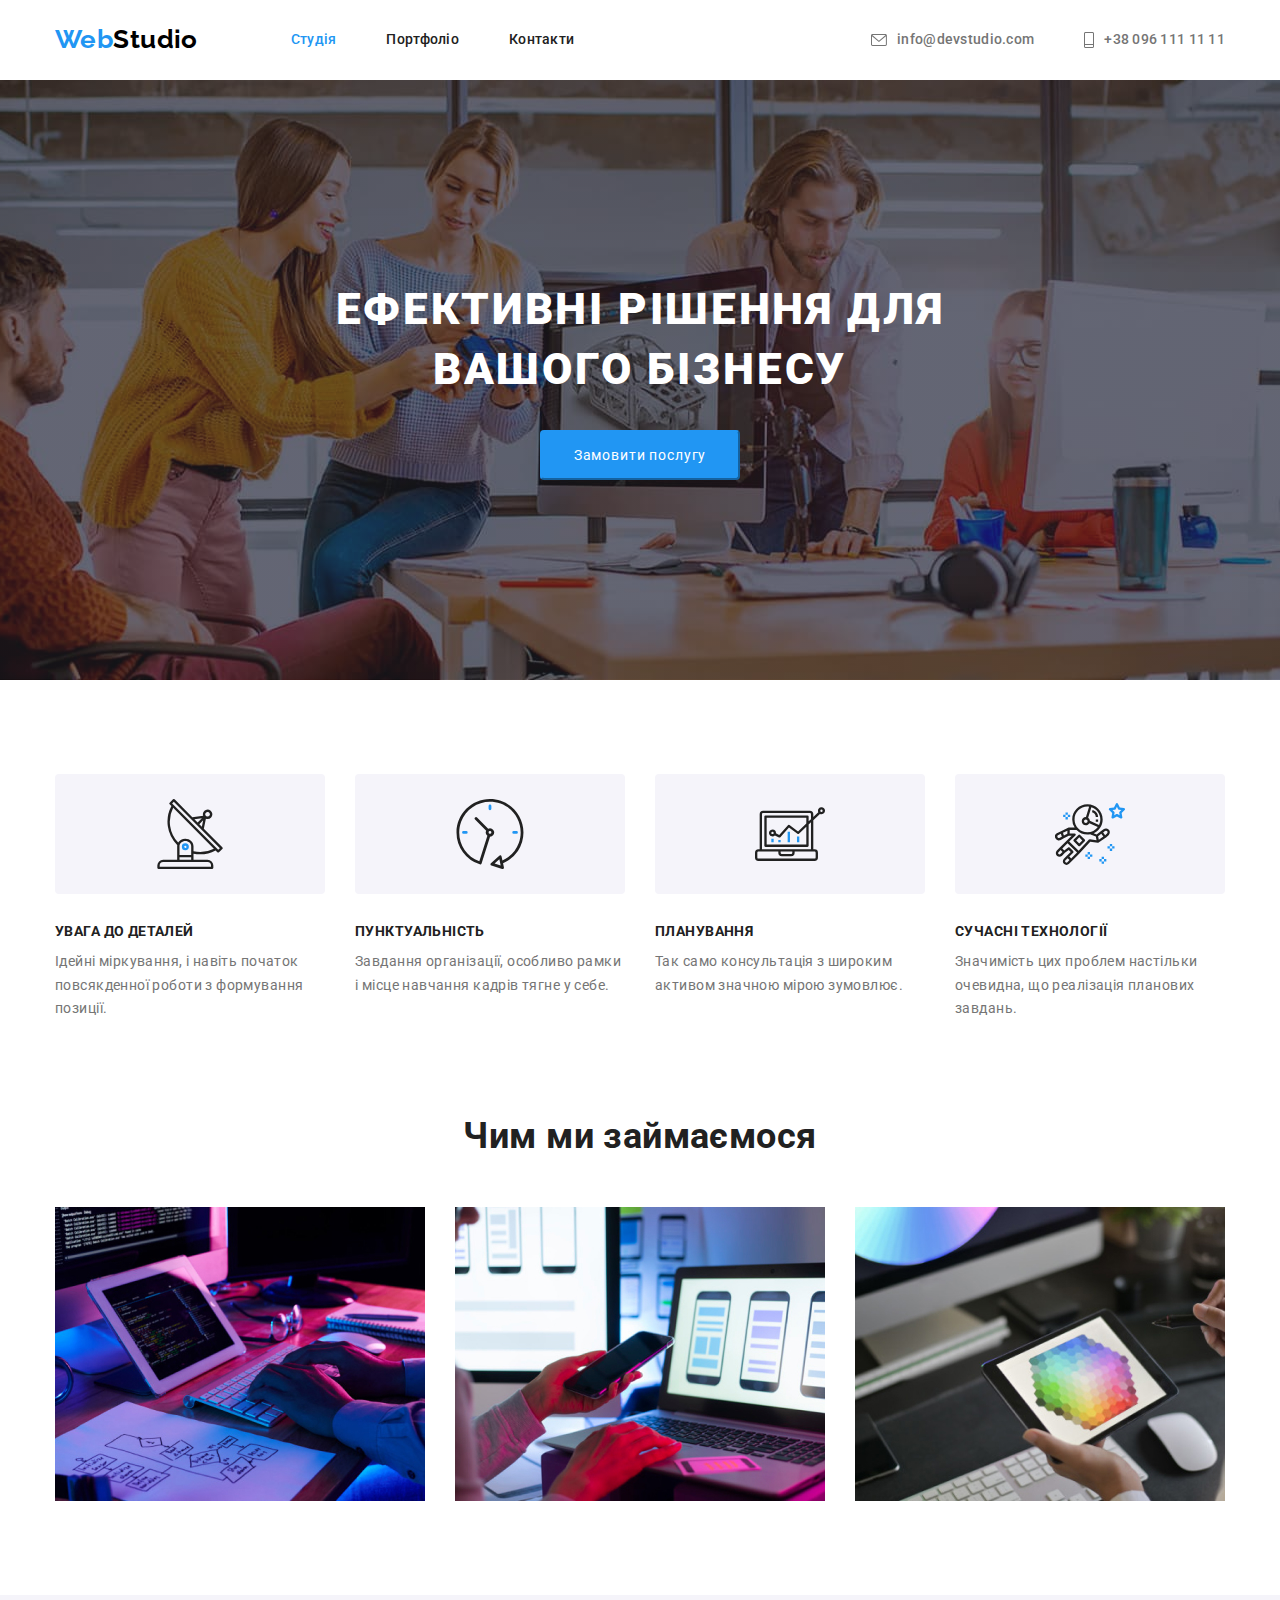
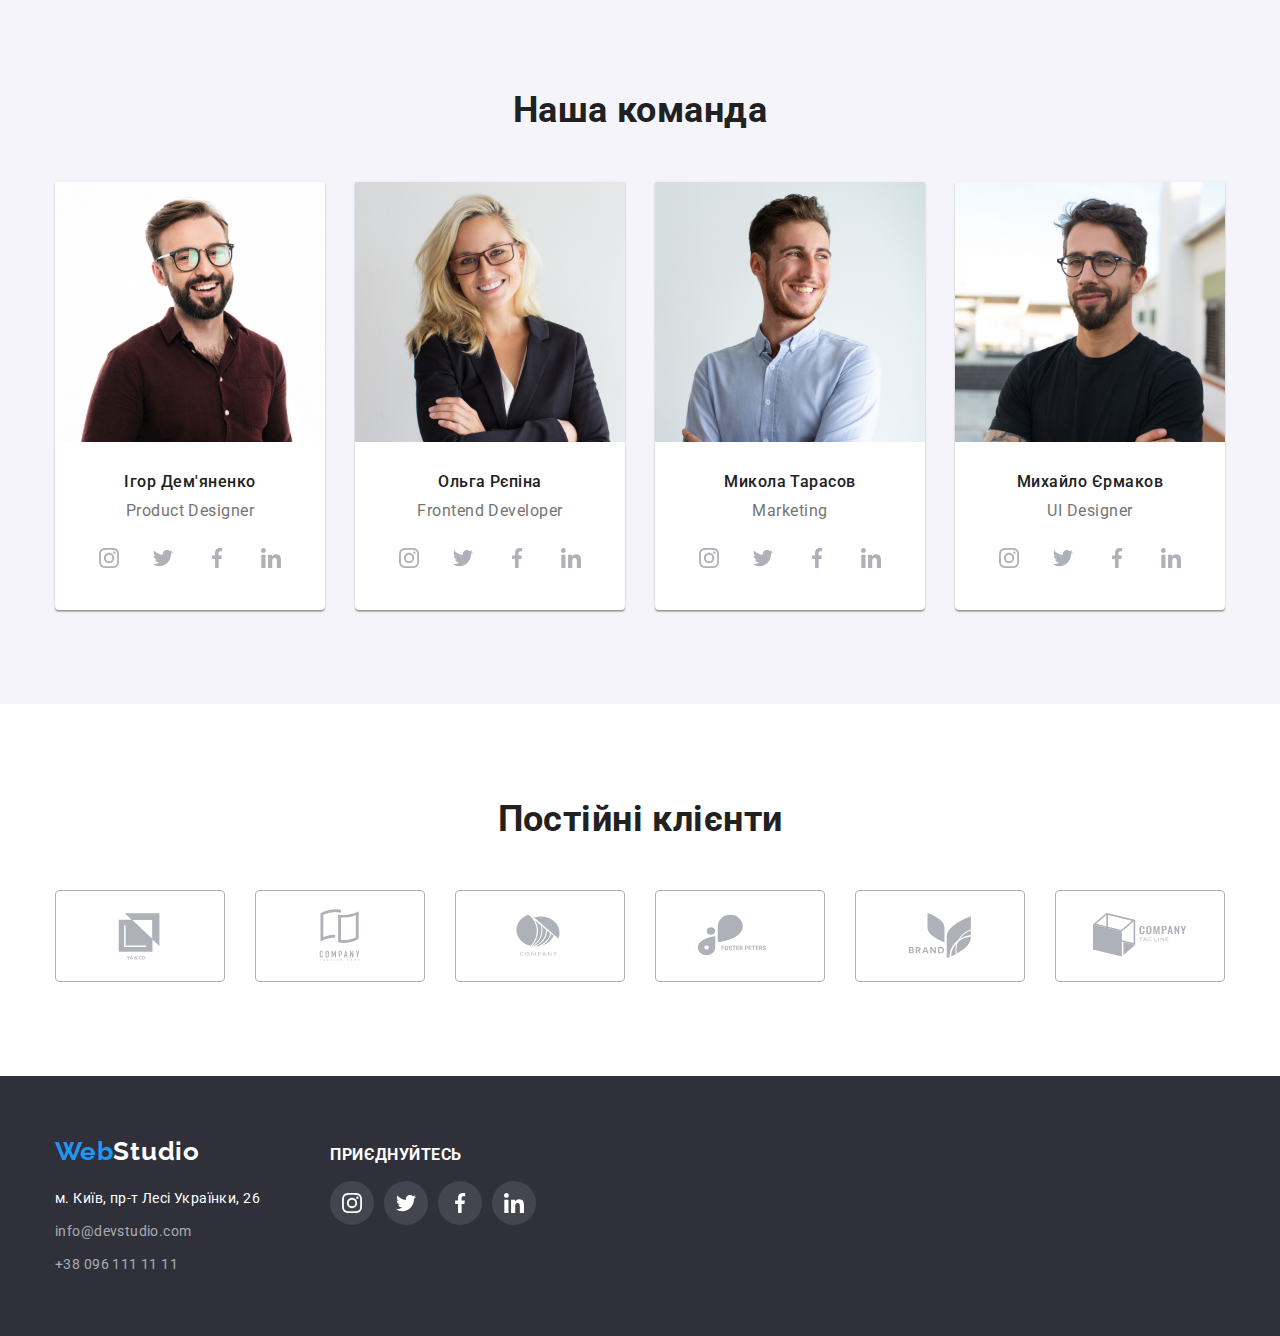
<file: index.html>
<!DOCTYPE html>
<html lang="uk">
  <head>
    <meta charset="UTF-8" />
    <meta http-equiv="X-UA-Compatible" content="IE=edge" />
    <meta name="viewport" content="width=device-width, initial-scale=1.0" />
    <title>WebStudio</title>
    <link rel="preconnect" href="https://fonts.googleapis.com" />
    <link rel="preconnect" href="https://fonts.gstatic.com" crossorigin />
    <link
      href="https://fonts.googleapis.com/css2?family=Raleway:wght@700&family=Roboto:wght@400;500;700;900&display=swap"
      rel="stylesheet"
    />
    <!--normalize-->
    <link
      rel="stylesheet"
      href="https://cdnjs.cloudflare.com/ajax/libs/modern-normalize/1.0.0/modern-normalize.min.css"
    />
    <!--styles-->
    <link rel="stylesheet" href="./styles/styles.css" />
  </head>
  <body>
    <!--шапка сайта-->
    <header>
      <div class="container nav">
        <nav class="main-nav">
          <a href="./index.html" class="logo">
            <span class="web">Web</span><span class="studio">Studio</span></a
          >
          <ul class="navigation">
            <li class="item"><a href="./index.html" class="nav-item current">Студія</a></li>
            <li class="item"><a href="./portfolio.html" class="nav-item">Портфоліо</a></li>
            <li class="item"><a href="" class="nav-item">Контакти</a></li>
          </ul>
        </nav>
        <ul class="contacts">
          <li class="item">
            <a href="mailto:info@devstudio.com" class="contacts-item"
              ><svg class="contacts-item-icon" width="16" height="12">
                <use href="./images/sprite.svg#mail"></use>
              </svg>
              info@devstudio.com</a
            >
          </li>
          <li class="item">
            <a href="tel:+380961111111" class="contacts-item"
              ><svg class="contacts-item-icon" width="10" height="16">
                <use href="./images/sprite.svg#tel"></use>
              </svg>
              +38 096 111 11 11</a
            >
          </li>
        </ul>
      </div>
    </header>
    <main>
      <!--Шапка-->
      <section class="section hero">
        <div class="container">
          <h1 class="hero-title">Ефективні рішення для вашого бізнесу</h1>
          <button type="button" class="hero-button">Замовити послугу</button>
        </div>
      </section>
      <!--Переваги-->
      <section class="section about-working">
        <div class="container">
          <h2 class="visually-hidden">Переваги</h2>
          <ul class="feature-list">
            <li>
              <div class="feature-icons">
                <svg width="70" height="70">
                  <use href="./images/sprite.svg#antenna"></use>
                </svg>
              </div>
              <h3 class="title">УВАГА ДО ДЕТАЛЕЙ</h3>
              <p class="description">
                Ідейні міркування, і навіть початок повсякденної роботи з формування позиції.
              </p>
            </li>
            <li>
              <div class="feature-icons">
                <svg width="70" height="70">
                  <use href="./images/sprite.svg#clock"></use>
                </svg>
              </div>
              <h3 class="title">ПУНКТУАЛЬНІСТЬ</h3>
              <p class="description">
                Завдання організації, особливо рамки і місце навчання кадрів тягне у себе.
              </p>
            </li>
            <li>
              <div class="feature-icons">
                <svg width="70" height="70">
                  <use href="./images/sprite.svg#diagram"></use>
                </svg>
              </div>
              <h3 class="title">ПЛАНУВАННЯ</h3>
              <p class="description">
                Так само консультація з широким активом значною мірою зумовлює.
              </p>
            </li>
            <li>
              <div class="feature-icons">
                <svg width="70" height="70">
                  <use href="./images/sprite.svg#astronaut"></use>
                </svg>
              </div>
              <h3 class="title">СУЧАСНІ ТЕХНОЛОГІЇ</h3>
              <p class="description">
                Значимість цих проблем настільки очевидна, що реалізація планових завдань.
              </p>
            </li>
          </ul>
        </div>
      </section>

      <!--Чим ми займаємося-->
      <section class="section">
        <div class="container">
          <h2 class="h2-title">Чим ми займаємося</h2>
          <ul class="subject-list">
            <li class="subject-list-item">
              <img src="./images/box-1.jpg" alt="розробка" width="370" />
            </li>
            <li class="subject-list-item">
              <img src="./images/box-2.jpg" alt="адаптація" width="370" />
            </li>
            <li class="subject-list-item">
              <img src="./images/box-3.jpg" alt="дизайн" width="370" />
            </li>
          </ul>
        </div>
      </section>
      <!--Команда-->
      <section class="section team">
        <div class="container">
          <h2 class="h2-title">Наша команда</h2>
          <ul class="team-list">
            <li class="team-item">
              <img
                src="./images/photo-1.jpg"
                alt="Ігор Дем'яненко"
                width="270"
                class="team-photo"
              />
              <h3 class="team-item-name">Ігор Дем'яненко</h3>
              <p class="team-item-position">Product Designer</p>
              <ul class="socials list">
                <li class="socials-items">
                  <a
                    class="socials-items-link"
                    href="https://www.instagram.com/"
                    target="_blank"
                    rel="noopener noreferrer"
                    aria-label="Instagram"
                    ><svg class="socials-icon" width="20" height="20">
                      <use href="./images/sprite.svg#instagram"></use></svg
                  ></a>
                </li>
                <li class="socials-items">
                  <a
                    class="socials-items-link"
                    href="https://twitter.com/"
                    target="_blank"
                    rel="noopener noreferrer"
                    aria-label="Twitter"
                    ><svg class="socials-icon" width="20" height="20">
                      <use href="./images/sprite.svg#twitter"></use></svg
                  ></a>
                </li>
                <li class="socials-items">
                  <a
                    class="socials-items-link"
                    href="https://www.facebook.com/"
                    target="_blank"
                    rel="noopener noreferrer"
                    aria-label="Facebook"
                    ><svg class="socials-icon" width="20" height="20">
                      <use href="./images/sprite.svg#facebook"></use></svg
                  ></a>
                </li>
                <li class="socials-items">
                  <a
                    class="socials-items-link"
                    href="https://ua.linkedin.com/"
                    target="_blank"
                    rel="noopener noreferrer"
                    aria-label="Linkedin"
                    ><svg class="socials-icon" width="20" height="20">
                      <use href="./images/sprite.svg#linkedin"></use></svg
                  ></a>
                </li>
              </ul>
            </li>
            <li class="team-item">
              <img src="./images/photo-2.jpg" alt="Ольга Рєпіна" width="270" class="team-photo" />
              <h3 class="team-item-name">Ольга Рєпіна</h3>
              <p class="team-item-position">Frontend Developer</p>
              <ul class="socials list">
                <li class="socials-items">
                  <a
                    class="socials-items-link"
                    href="https://www.instagram.com/"
                    target="_blank"
                    rel="noopener noreferrer"
                    aria-label="Instagram"
                    ><svg class="socials-icon" width="20" height="20">
                      <use href="./images/sprite.svg#instagram"></use></svg
                  ></a>
                </li>
                <li class="socials-items">
                  <a
                    class="socials-items-link"
                    href="https://twitter.com/"
                    target="_blank"
                    rel="noopener noreferrer"
                    aria-label="Twitter"
                    ><svg class="socials-icon" width="20" height="20">
                      <use href="./images/sprite.svg#twitter"></use></svg
                  ></a>
                </li>
                <li class="socials-items">
                  <a
                    class="socials-items-link"
                    href="https://www.facebook.com/"
                    target="_blank"
                    rel="noopener noreferrer"
                    aria-label="Facebook"
                    ><svg class="socials-icon" width="20" height="20">
                      <use href="./images/sprite.svg#facebook"></use></svg
                  ></a>
                </li>
                <li class="socials-items">
                  <a
                    class="socials-items-link"
                    href="https://ua.linkedin.com/"
                    target="_blank"
                    rel="noopener noreferrer"
                    aria-label="Linkedin"
                    ><svg class="socials-icon" width="20" height="20">
                      <use href="./images/sprite.svg#linkedin"></use></svg
                  ></a>
                </li>
              </ul>
            </li>
            <li class="team-item">
              <img src="./images/photo-3.jpg" alt="Микола Тарасов" width="270" class="team-photo" />
              <h3 class="team-item-name">Микола Тарасов</h3>
              <p class="team-item-position">Marketing</p>
              <ul class="socials list">
                <li class="socials-items">
                  <a
                    class="socials-items-link"
                    href="https://www.instagram.com/"
                    target="_blank"
                    rel="noopener noreferrer"
                    aria-label="Instagram"
                    ><svg class="socials-icon" width="20" height="20">
                      <use href="./images/sprite.svg#instagram"></use></svg
                  ></a>
                </li>
                <li class="socials-items">
                  <a
                    class="socials-items-link"
                    href="https://twitter.com/"
                    target="_blank"
                    rel="noopener noreferrer"
                    aria-label="Twitter"
                    ><svg class="socials-icon" width="20" height="20">
                      <use href="./images/sprite.svg#twitter"></use></svg
                  ></a>
                </li>
                <li class="socials-items">
                  <a
                    class="socials-items-link"
                    href="https://www.facebook.com/"
                    target="_blank"
                    rel="noopener noreferrer"
                    aria-label="Facebook"
                    ><svg class="socials-icon" width="20" height="20">
                      <use href="./images/sprite.svg#facebook"></use></svg
                  ></a>
                </li>
                <li class="socials-items">
                  <a
                    class="socials-items-link"
                    href="https://ua.linkedin.com/"
                    target="_blank"
                    rel="noopener noreferrer"
                    aria-label="Linkedin"
                    ><svg class="socials-icon" width="20" height="20">
                      <use href="./images/sprite.svg#linkedin"></use></svg
                  ></a>
                </li>
              </ul>
            </li>
            <li class="team-item">
              <img
                src="./images/photo-4.jpg"
                alt="Михайло Єрмаков"
                width="270"
                class="team-photo"
              />
              <h3 class="team-item-name">Михайло Єрмаков</h3>
              <p class="team-item-position">UI Designer</p>
              <ul class="socials list">
                <li class="socials-items">
                  <a
                    class="socials-items-link"
                    href="https://www.instagram.com/"
                    target="_blank"
                    rel="noopener noreferrer"
                    aria-label="Instagram"
                    ><svg class="socials-icon" width="20" height="20">
                      <use href="./images/sprite.svg#instagram"></use></svg
                  ></a>
                </li>
                <li class="socials-items">
                  <a
                    class="socials-items-link"
                    href="https://twitter.com/"
                    target="_blank"
                    rel="noopener noreferrer"
                    aria-label="Twitter"
                    ><svg class="socials-icon" width="20" height="20">
                      <use href="./images/sprite.svg#twitter"></use></svg
                  ></a>
                </li>
                <li class="socials-items">
                  <a
                    class="socials-items-link"
                    href="https://www.facebook.com/"
                    target="_blank"
                    rel="noopener noreferrer"
                    aria-label="Facebook"
                    ><svg class="socials-icon" width="20" height="20">
                      <use href="./images/sprite.svg#facebook"></use></svg
                  ></a>
                </li>
                <li class="socials-items">
                  <a
                    class="socials-items-link"
                    href="https://ua.linkedin.com/"
                    target="_blank"
                    rel="noopener noreferrer"
                    aria-label="Linkedin"
                    ><svg class="socials-icon" width="20" height="20">
                      <use href="./images/sprite.svg#linkedin"></use></svg
                  ></a>
                </li>
              </ul>
            </li>
          </ul>
        </div>
      </section>
      <section class="section clients">
        <div class="container">
          <h2 class="h2-title">Постійні клієнти</h2>
          <ul class="clients-list">
            <li class="clients-list-item">
              <a class="clients-link" href="" target="_blank" rel="noopener noreferrer">
                <svg class="clients-logo" width="106" height="60">
                  <use href="./images/sprite.svg#logo-1"></use>
                </svg>
              </a>
            </li>
            <li class="clients-list-item">
              <a class="clients-link" href="" target="_blank" rel="noopener noreferrer">
                <svg class="clients-logo" width="106" height="60">
                  <use href="./images/sprite.svg#logo-2"></use>
                </svg>
              </a>
            </li>
            <li class="clients-list-item">
              <a class="clients-link" href="" target="_blank" rel="noopener noreferrer">
                <svg class="clients-logo" width="106" height="60">
                  <use href="./images/sprite.svg#logo-3"></use>
                </svg>
              </a>
            </li>
            <li class="clients-list-item">
              <a class="clients-link" href="" target="_blank" rel="noopener noreferrer">
                <svg class="clients-logo" width="106" height="60">
                  <use href="./images/sprite.svg#logo-4"></use>
                </svg>
              </a>
            </li>
            <li class="clients-list-item">
              <a class="clients-link" href="" target="_blank" rel="noopener noreferrer">
                <svg class="clients-logo" width="106" height="60">
                  <use href="./images/sprite.svg#logo-5"></use>
                </svg>
              </a>
            </li>
            <li class="clients-list-item">
              <a class="clients-link" href="" target="_blank" rel="noopener noreferrer">
                <svg class="clients-logo" width="106" height="60">
                  <use href="./images/sprite.svg#logo-6"></use>
                </svg>
              </a>
            </li>
          </ul>
        </div>
      </section>
    </main>
    <footer class="footer">
      <div class="container">
        <ul class="footer list">
          <li class="footer-address">
            <a href="./index.html" class="logo">
              <span class="web">Web</span><span class="footer-logo">Studio</span></a
            >
            <address>
              <ul class="address-list">
                <li><a href="" class="address">м. Київ, пр-т Лесі Українки, 26</a></li>
                <li><a href="mailto:info@devstudio.com" class="contact">info@devstudio.com</a></li>
                <li><a href="tel:+380961111111" class="contact">+38 096 111 11 11</a></li>
              </ul>
            </address>
          </li>
          <li class="footer-socials">
            <h3 class="footer-title">приєднуйтесь</h3>
            <ul class="socials list">
              <li class="socials-items">
                <a
                  class="socials-items-link"
                  href="https://www.instagram.com/"
                  target="_blank"
                  rel="noopener noreferrer"
                  aria-label="Instagram"
                  ><svg class="socials-icon" width="20" height="20">
                    <use href="./images/sprite.svg#instagram"></use></svg
                ></a>
              </li>
              <li class="socials-items">
                <a
                  class="socials-items-link"
                  href="https://twitter.com/"
                  target="_blank"
                  rel="noopener noreferrer"
                  aria-label="Twitter"
                  ><svg class="socials-icon" width="20" height="20">
                    <use href="./images/sprite.svg#twitter"></use></svg
                ></a>
              </li>
              <li class="socials-items">
                <a
                  class="socials-items-link"
                  href="https://www.facebook.com/"
                  target="_blank"
                  rel="noopener noreferrer"
                  aria-label="Facebook"
                  ><svg class="socials-icon" width="20" height="20">
                    <use href="./images/sprite.svg#facebook"></use></svg
                ></a>
              </li>
              <li class="socials-items">
                <a
                  class="socials-items-link"
                  href="https://ua.linkedin.com/"
                  target="_blank"
                  rel="noopener noreferrer"
                  aria-label="Linkedin"
                  ><svg class="socials-icon" width="20" height="20">
                    <use href="./images/sprite.svg#linkedin"></use></svg
                ></a>
              </li>
            </ul>
          </li>
        </ul>
      </div>
    </footer>
  </body>
</html>
</file>
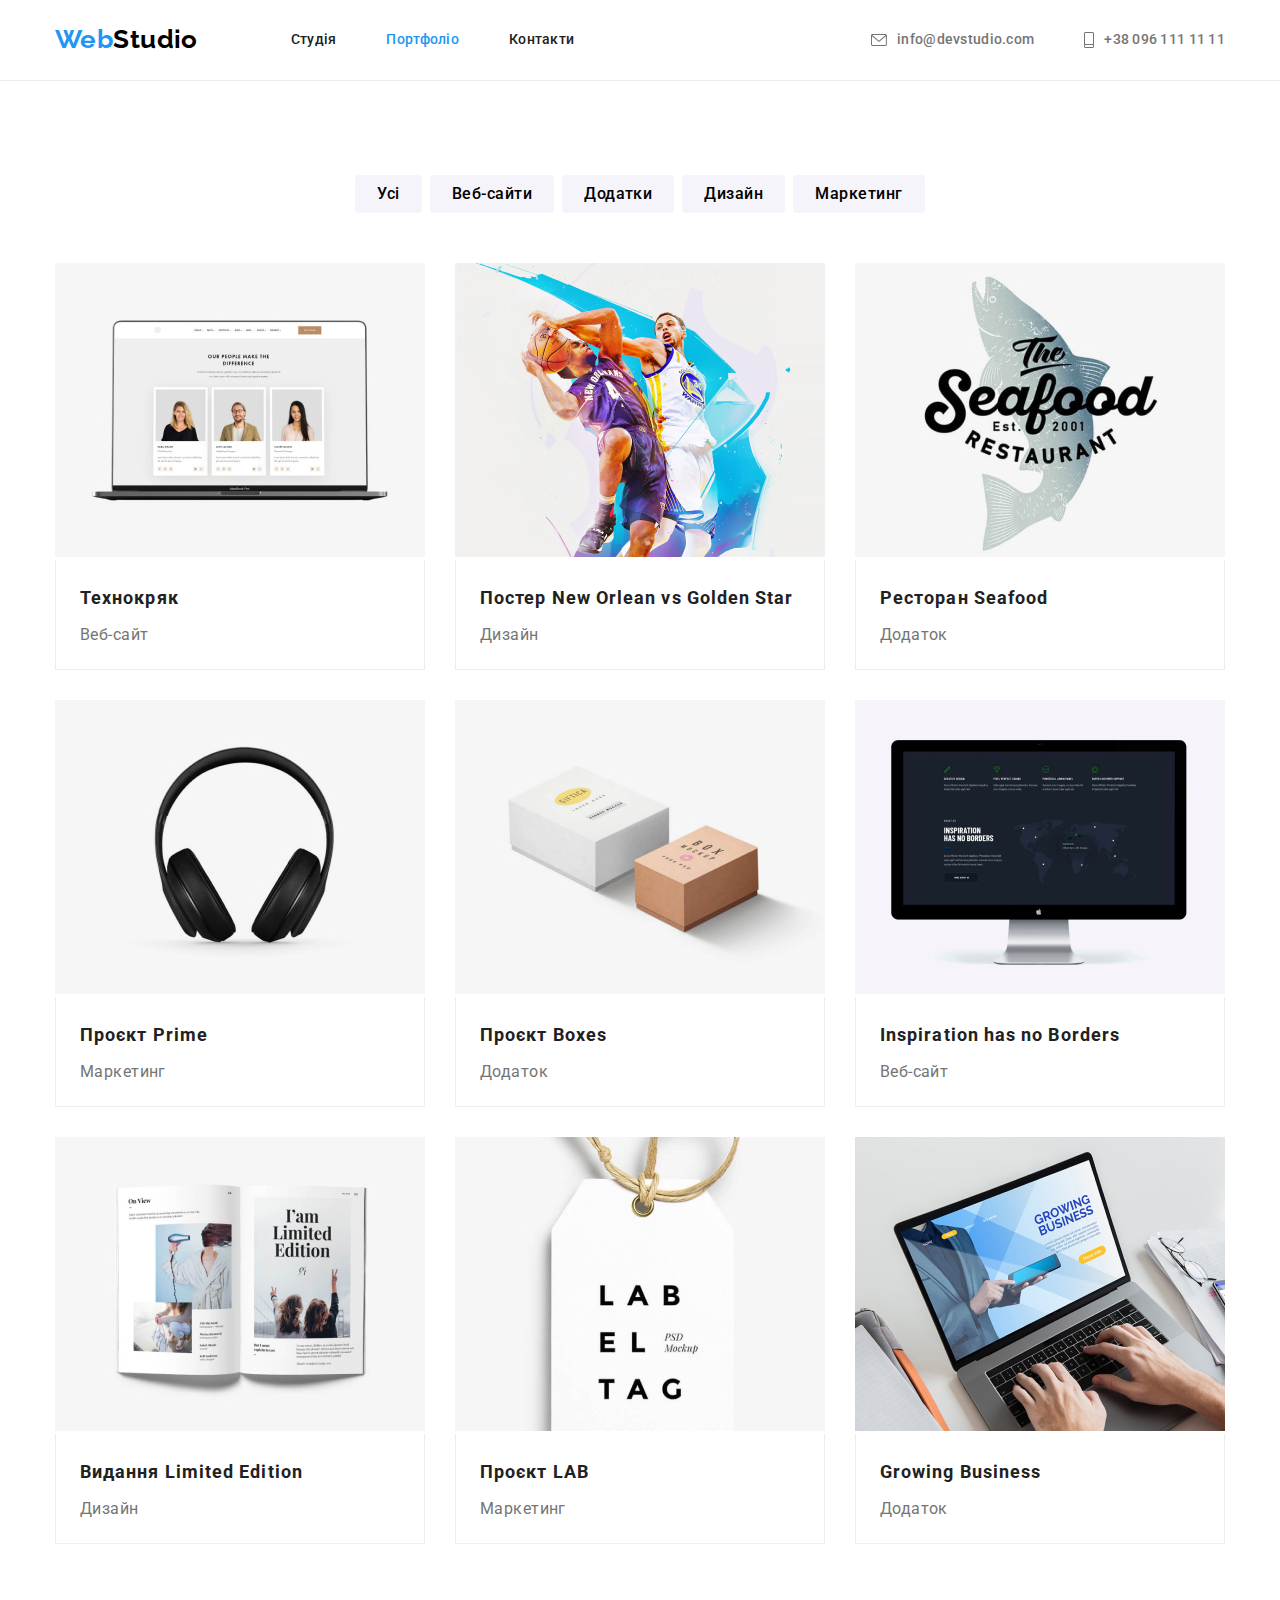
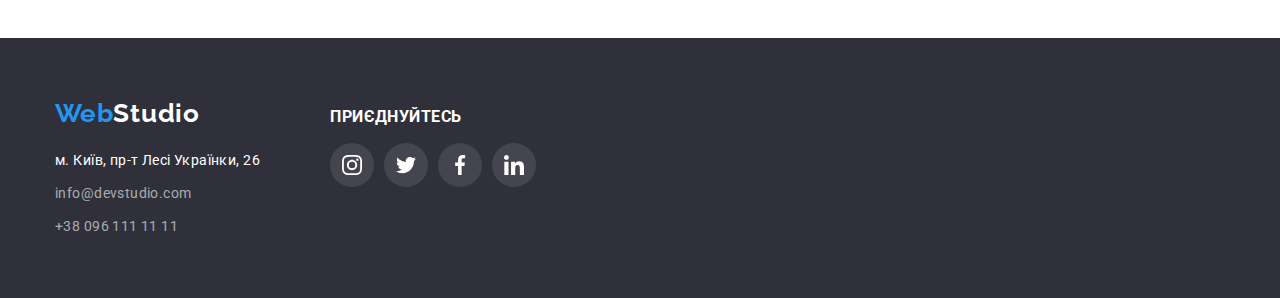
<file: portfolio.html>
<!DOCTYPE html>
<html lang="uk">
  <head>
    <meta charset="UTF-8" />
    <meta http-equiv="X-UA-Compatible" content="IE=edge" />
    <meta name="viewport" content="width=device-width, initial-scale=1.0" />
    <title>WebStudio</title>
    <link rel="preconnect" href="https://fonts.googleapis.com" />
    <link rel="preconnect" href="https://fonts.gstatic.com" crossorigin />
    <link
      href="https://fonts.googleapis.com/css2?family=Raleway:wght@700&family=Roboto:wght@400;500;700;900&display=swap"
      rel="stylesheet"
    />
    <!--normalize-->
    <link
      rel="stylesheet"
      href="https://cdnjs.cloudflare.com/ajax/libs/modern-normalize/1.0.0/modern-normalize.min.css"
    />
    <!--styles-->
    <link rel="stylesheet" href="./styles/styles.css" />
  </head>
  <body>
    <!--шапка сайта-->
    <body>
    <!--шапка сайта-->
     <header class="header">
      <div class="container nav">
        <nav class="main-nav">
          <a href="./index.html" class="logo">
            <span class="web">Web</span><span class="studio">Studio</span></a
          >
          <ul class="navigation">
            <li class="item"><a href="./index.html" class="nav-item ">Студія</a></li>
            <li class="item"><a href="./portfolio.html" class="nav-item current">Портфоліо</a></li>
            <li class="item"><a href="" class="nav-item">Контакти</a></li>
          </ul>
        </nav>
        <ul class="contacts">
          <li class="item">
            <a href="mailto:info@devstudio.com" class="contacts-item"
              ><svg class="contacts-item-icon" width="16" height="12">
                <use href="./images/sprite.svg#mail"></use>
              </svg>
              info@devstudio.com</a
            >
          </li>
          <li class="item">
            <a href="tel:+380961111111" class="contacts-item"
              ><svg class="contacts-item-icon" width="10" height="16">
                <use href="./images/sprite.svg#tel"></use>
              </svg>
              +38 096 111 11 11</a
            >
          </li>
        </ul>
      </div>
    </header>
    <main>
      <!--Фільтри-->
      <section class="section gallery">
        <div class="container">
        <h1 class="visually-hidden">Фільтр Портфоліо</h1>
        <ul class="button-list">
          <li><button type="button" class="filter-button current">Усі</button></li>
          <li><button type="button" class="filter-button">Веб-сайти</button></li>
          <li><button type="button" class="filter-button">Додатки</button></li>
          <li><button type="button" class="filter-button">Дизайн</button></li>
          <li><button type="button" class="filter-button">Маркетинг</button></li>
        </ul>

        <ul class="projects">
          <li class="projects-item">
            <a href="" class="projects-link"
              ><img src="./images/example-1.jpg" alt="Приклад Веб-сайту" width="370" />
              <div class="border">
              <h2 class="projects-item-name">Технокряк</h2>
              <p class="projects-item-type">Веб-сайт</p>
            </div>
            </a
            >
          </li>
          <li class="projects-item">
            <a href="" class="projects-link"
              ><img src="./images/example-2.jpg" alt="Дизайн постеру" width="370" />
              <div class="border">
              <h2 class="projects-item-name">Постер New Orlean vs Golden Star</h2>
              <p class="projects-item-type">Дизайн</p>
            </div>
            </a
            >
          </li>
          <li class="projects-item">
            <a href="" class="projects-link"
              ><img src="./images/example-3.jpg" alt="Приклад додатка меню ресторану" width="370" />
              <div class="border">
              <h2 class="projects-item-name">Ресторан Seafood</h2>
              <p class="projects-item-type">Додаток</p>
            </div>
            </a
            >
          </li>
          <li class="projects-item">
            <a href="" class="projects-link"
              ><img src="./images/example-4.jpg" alt="Приклад маркетингового сайту" width="370" />
              <div class="border">
              <h2 class="projects-item-name">Проєкт Prime</h2>
              <p class="projects-item-type">Маркетинг</p>
            </div>
            </a
            >
          </li>
          <li class="projects-item">
            <a href="" class="projects-link"
              ><img src="./images/example-5.jpg" alt="Додаток бокси" width="370" />
              <div class="border">
              <h2 class="projects-item-name">Проєкт Boxes</h2>
              <p class="projects-item-type">Додаток</p>
            </div>
            </a
            >
          </li>
          <li class="projects-item">
            <a href="" class="projects-link"
              ><img src="./images/example-6.jpg" alt="Приклад Веб-сайту" width="370" />
              <div class="border">
              <h2 class="projects-item-name">Inspiration has no Borders</h2>
              <p class="projects-item-type">Веб-сайт</p>
            </div>
            </a
            >
          </li>
          <li class="projects-item">
            <a href="" class="projects-link"
              ><img src="./images/example-7.jpg" alt="Дизайн-проект" width="370" />
              <div class="border">
              <h2 class="projects-item-name">Видання Limited Edition</h2>
              <p class="projects-item-type">Дизайн</p>
            </div>
            </a
            >
          </li>
          <li class="projects-item">
            <a href="" class="projects-link"
              ><img src="./images/example-8.jpg" alt="Маркетинговий проект" width="370" />
              <div class="border">
              <h2 class="projects-item-name">Проєкт LAB</h2>
              <p class="projects-item-type">Маркетинг</p>
            </div>
            </a
            >
          </li>
          <li class="projects-item">
            <a href="" class="projects-link"
              ><img src="./images/example-9.jpg" alt="Бізнес-додаток" width="370" />
              <div class="border">
              <h2 class="projects-item-name">Growing Business</h2>
              <p class="projects-item-type">Додаток</p>
            </div>
            </a
            >
          </li>
        </ul>
        </div>
      </section>
    </main>
     <footer class="footer">
      <div class="container">
        <ul class="footer list">
          <li class="footer-address">
            <a href="./index.html" class="logo">
              <span class="web">Web</span><span class="footer-logo">Studio</span></a
            >
            <address>
              <ul class="address-list">
                <li><a href="" class="address">м. Київ, пр-т Лесі Українки, 26</a></li>
                <li><a href="mailto:info@devstudio.com" class="contact">info@devstudio.com</a></li>
                <li><a href="tel:+380961111111" class="contact">+38 096 111 11 11</a></li>
              </ul>
            </address>
          </li>
          <li class="footer-socials">
            <h3 class="footer-title">приєднуйтесь</h3>
            <ul class="socials list">
              <li class="socials-items">
                <a
                  class="socials-items-link"
                  href="https://www.instagram.com/"
                  target="_blank"
                  rel="noopener noreferrer"
                  aria-label="Instagram"
                  ><svg class="socials-icon" width="20" height="20">
                    <use href="./images/sprite.svg#instagram"></use></svg></a>
              </li>
              <li class="socials-items">
                <a
                  class="socials-items-link"
                  href="https://twitter.com/"
                  target="_blank"
                  rel="noopener noreferrer"
                  aria-label="Twitter"
                  ><svg class="socials-icon" width="20" height="20">
                    <use href="./images/sprite.svg#twitter"></use></svg></a>
              </li>
              <li class="socials-items">
                <a
                  class="socials-items-link"
                  href="https://www.facebook.com/"
                  target="_blank"
                  rel="noopener noreferrer"
                  aria-label="Facebook"
                  ><svg class="socials-icon" width="20" height="20">
                    <use href="./images/sprite.svg#facebook"></use></svg></a>
              </li>
              <li class="socials-items">
                <a
                  class="socials-items-link"
                  href="https://ua.linkedin.com/"
                  target="_blank"
                  rel="noopener noreferrer"
                  aria-label="Linkedin"
                  ><svg class="socials-icon" width="20" height="20">
                    <use href="./images/sprite.svg#linkedin"></use></svg></a>
              </li>
            </ul>
          </li>
        </ul>
      </div>
    </footer>
  </body>
</html>
</file>
<file: styles/styles.css>
:root {
    /* текст */
    --first-text-color: #212121;
    --secondary-text-color: #757575;
    --accent-color: #2196F3;
    --black-color: #000000;
    --bordercolor: #ECECEC;
    --secondary-borderbox: #EEEEEE;
    --text-footer-color: rgba(255, 255, 255, 0.6);
    --address-text-color: #FFFFFF;
    --icon-color: #AFB1B8;

    /* фон */
    --main-backgraund-color: #FFFFFF;
    --secondary-background-color: #2F303A;
    --team-backgraund-color: #F5F4FA;
}

html {
    box-sizing: border-box;
}
*,
*::before,
*::after {
    box-sizing: inherit;
}
/* a {
    text-decoration: none;
    color: inherit;
} */

/* ul {
    list-style: none;
} */
h1,
h2,
h3,
h4,
h5,
h6,
p {
    margin-top: 0;
}
ul{
    padding: 0;
    margin: 0;
}

.visually-hidden {
    position: absolute;
    width: 1px;
    height: 1px;
    margin: -1px;
    border: 0;
    padding: 0;
    white-space: nowrap;
    clip-path: inset(100%);
    clip: rect(0 0 0 0);
    overflow: hidden;
}

.list {
    list-style: none;
}
.container {
    width: 1200px;
    padding: 0 15px;
    margin: 0 auto;
}
.section {
    padding-top: 94px;
    padding-bottom: 94px;
}

body {
    background-color: var(--main-backgraund-color);
    font-family: Roboto, sans-serif;
    color: var(--first-text-color);
    font-size: 14px;
    letter-spacing: 0.03em;
}

/* ШАПКА */
.header {
    border-bottom: 1px solid var(--bordercolor);
}
.container.nav {
    display: flex;
    align-items: center;
}
.main-nav {
    display: flex;
    align-items: center;
}
.logo {
    font-family: 'Raleway';
    font-style: normal;
    font-weight: 700;
    font-size: 26px;
    line-height: 1.2;
    text-decoration: none;
    margin-right: 93px;
}

.logo .web {
    color: var(--accent-color);
    text-decoration: none;
}
.logo .studio {
    color: var(--black-color);
    text-decoration: none;
}

.navigation {
    display: flex;
    list-style: none;
}

.navigation .item:not(:last-child) {
    margin-right: 50px;
}

.nav-item {
    text-decoration: none;
    color: inherit;
    font-weight: 500;
    line-height: 1.14;
    letter-spacing: 0.02em;
}
.navigation .nav-item {
    display: block;
    padding-top: 32px;
    padding-bottom: 32px;
    color: inherit;
}   
.contacts {
    display: flex;
    list-style: none;
    align-items: center;
    justify-content: flex-end;
    margin-left: auto;
}
.contacts-item {
    display: flex;
    align-items: center;
}

.contacts .item+.item {
    margin-left: 50px;
}

.nav-item.current {
    color: var(--accent-color);
}

.nav-item:hover,
.nav-item:focus {
    color: var(--accent-color);
}
.contacts-item {
    display: flex;
    align-items: center;
    justify-content: center;
    text-decoration: none;
    font-weight: 500;
    line-height: 1.14;
    letter-spacing: 0.02em;
    color: var(--secondary-text-color);
}
.contacts-item:hover,
.contacts-item:focus {
    color: var(--accent-color)
}
.contacts-item-icon {
    fill: currentColor;
    display: block;
    margin-right: 10px;
}

/* ГЕРОЙ */
.hero {
    text-align: center;
    align-items: center;
    padding-top: 200px;
    padding-bottom: 200px;
    background-color: var(--secondary-background-color);
    background-image:
    linear-gradient(to top, rgba(47, 48, 58, 0.4), rgba(47, 48, 58, 0.4)),
            url("../images/overlay.jpg");
    background-repeat: no-repeat;
    background-size: cover;
    background-position: center;
    max-width: 1600px;
    margin: 0 auto;
}

.hero .hero-title {
    font-weight: 900;
    font-size: 44px;
    line-height: 1.36;
    letter-spacing: 0.06em;
    text-align: center;
    text-transform: uppercase;
    color: var(--address-text-color);
    max-width: 696px;
    justify-content: center;
    align-content: center;
    margin: 0 auto 30px;
}

.hero-button {
    padding: 10px 32px;
    align-items: center;
    text-align: center;
    letter-spacing: 0.06em;
    color: var(--address-text-color);
    border-color: var(--accent-color);
    cursor: pointer;
    background: var(--accent-color);
    border-radius: 4px;
    min-height: 50px;
}

/* ПЕРВАГИ */
.about-working {
padding-top: 94px;
padding-bottom: 0;
}

.feature-icons {
    display: flex;
    align-items: center;
    justify-content: center;
    width: 270px;
    height: 120px;
    background-color: var(--team-backgraund-color);
    border-radius: 4px;
    margin-bottom: 30px;
}
.feature-list {
    display: flex;
    list-style: none;
}

.feature-list li {
    width: 270px;
}
.feature-list li:not(:last-child) {
    margin-right: 30px;
}

.feature-list .title {
    font-size: 14px;
    line-height: 1.14;
    letter-spacing: 0.03em;
    text-transform: uppercase;
    margin-bottom: 10px;
}

.feature-list .description {
    line-height: 1.71;
    letter-spacing: 0.03em;
    color: var(--secondary-text-color);
    margin-bottom: 0;
}

/* ЧИМ МИ ЗАЙМАЄМОСЯ */
.h2-title {
    font-size: 36px;
    line-height: 1.17;
    text-align: center;
    margin-bottom: 50px;
}

.subject-list {
    display: flex;
    list-style: none;
    gap: 30px;
}

.subject-list-item img {
    display: block;
}

/* КОМАНДА */
.team {
    background-color: var(--team-backgraund-color);
}

.team-list,
.clients-list {
    list-style: none;
    display: flex;
    gap: 30px;
}
.team-item {
    padding-top: 0;
    padding-bottom: 30px;
    background-color: var(--main-backgraund-color);
    box-shadow: 0px 1px 3px rgba(0, 0, 0, 0.12), 0px 1px 1px rgba(0, 0, 0, 0.14), 0px 2px 1px rgba(0, 0, 0, 0.2);
        border-radius: 0px 0px 4px 4px;
}

.team-photo {
    display: block;
}

.team-item-name {
    font-weight: 500;
    font-size: 16px;
    line-height: 1.19;
    letter-spacing: 0.03em;
    text-align: center;
    padding-top: 30px;
    margin-bottom: 10px;
}

.team-item-position {
    margin-bottom: 16px;
    font-size: 16px;
    line-height: 1.19;
    letter-spacing: 0.03em;
    text-align: center;
    color: var(--secondary-text-color)
}

.socials.list {
    display: flex;
    gap: 10px;
    justify-content: center;
}

.socials-items-link {
    display: flex;
    align-items: center;
    justify-content: center;
    height: 44px;
    width: 44px;
    border-radius: 50%;
}

.socials-items-link:hover,
.socials-items-link:focus {
    background-color: var(--accent-color);
}

.socials-icon {
    fill: var(--icon-color);
}

.socials-items-link:hover .socials-icon, .socials-items-link:focus .socials-icon {
    fill: var(--address-text-color);
}

/* КЛІЄНТИ */
.clients-list {
    justify-content: center;
}

.clients-link {
    display: block;
    display: flex;
    align-items: center;
    justify-content: center;
    width: 170px;
    height: 92px;
    border: 1px solid var(--icon-color);
    border-radius: 4px;
    color: var(--icon-color);
}
.clients-link:hover,
.clients-link:focus {
    border-color: var(--accent-color);
    cursor: pointer;
}
.clients-link:hover .clients-logo,
.clients-link:focus .clients-logo {
    color: var(--accent-color);
    border-color: var(--accent-color);
    cursor: pointer;
}

.clients-logo {
    fill: currentColor;
}

/* ФУТЕР */
.footer.list {
    display: flex;
    padding-top: 0;
    padding-bottom: 0;
    align-items: baseline;
}

.footer-address {
    margin-right: 70px;
}

.footer-logo {
    color: var(--main-backgraund-color);
    letter-spacing: 0.03em;
}

.footer {
    background-color: var(--secondary-background-color);
    padding-top: 60px;
    padding-bottom: 60px;
}

.footer-title {
        line-height: 1.14;
        letter-spacing: 0.03em;
        text-transform: uppercase;
        color: var(--address-text-color)
}

.footer .logo {
    display: block;
    margin-right: 0;
    margin-bottom: 20px;
}

.address-list {
    list-style: none;
}

.address {
    font-style: normal;
    line-height: 1.7;
    letter-spacing: 0.03em;
    color:var(--address-text-color);
    text-decoration: none;
}
address .contact {
    font-style: normal;
    line-height: 1.7;
    letter-spacing: 0.03em;
    color: var(--text-footer-color);
    text-decoration: none;
}

address .contact:hover,
address .contact:focus {
    color: var(--accent-color);
}

.address-list li:not(:last-child) {
    margin-bottom: 9px;
}

.footer-socials .socials-icon {
    fill: var(--address-text-color);
}

.footer-socials .socials-items {
   background-color: rgba(255, 255, 255, 0.1);
   border-radius: 50%;
}

/* ПОРТФОЛІО */

.button-list {
    list-style: none;
    display: flex;
    justify-content: center;
    gap: 8px;
    margin-bottom: 50px;
}
.filter-button {
    font-weight: 500;
    font-size: 16px;
    line-height: 1.6;
    text-align: center;
    letter-spacing: 0.03em;
    background: var(--team-backgraund-color);
    border: 0;
    cursor: pointer;
    border-radius: 4px;
    padding: 6px 22px;
}

.filter-button:hover,
.filter-button:focus {
    color: var(--address-text-color);
    background: var(--accent-color);
    border-color: transparent;
    box-shadow: 0px 3px 1px rgba(0, 0, 0, 0.1), 0px 1px 2px rgba(0, 0, 0, 0.08), 0px 2px 2px rgba(0, 0, 0, 0.12);
}

/* ПРОЄКТИ */
.projects {
    display: flex;
    flex-wrap: wrap;
    list-style: none;
    gap: 30px;
}

.projects-link {
    display: block;
    text-decoration: none;
    color: inherit;
}
.projects-item {
    width: calc((100% - 60px) /3);
    display: inline-block;
}

.projects-link:hover,
.projects-link:focus {
    box-shadow: 0px 1px 1px rgba(0, 0, 0, 0.12), 0px 4px 4px rgba(0, 0, 0, 0.06), 1px 4px 6px rgba(0, 0, 0, 0.16);
}

.projects-item-name{
    font-size: 18px;
    line-height: 2;
    letter-spacing: 0.06em;
    margin-bottom: 4px;
    
}

.projects-item-type{
    font-size: 16px;
    line-height: 1.875;
    color: var(--secondary-text-color);
    margin-bottom: 0;
}

.border {
    padding-top: 20px;
    padding-left: 24px;
    padding-right: 24px;
    padding-bottom: 19px;
    border-left: 1px solid var(--secondary-borderbox);
    border-right: 1px solid var(--secondary-borderbox);
    border-bottom: 1px solid var(--secondary-borderbox);
}
</file>
